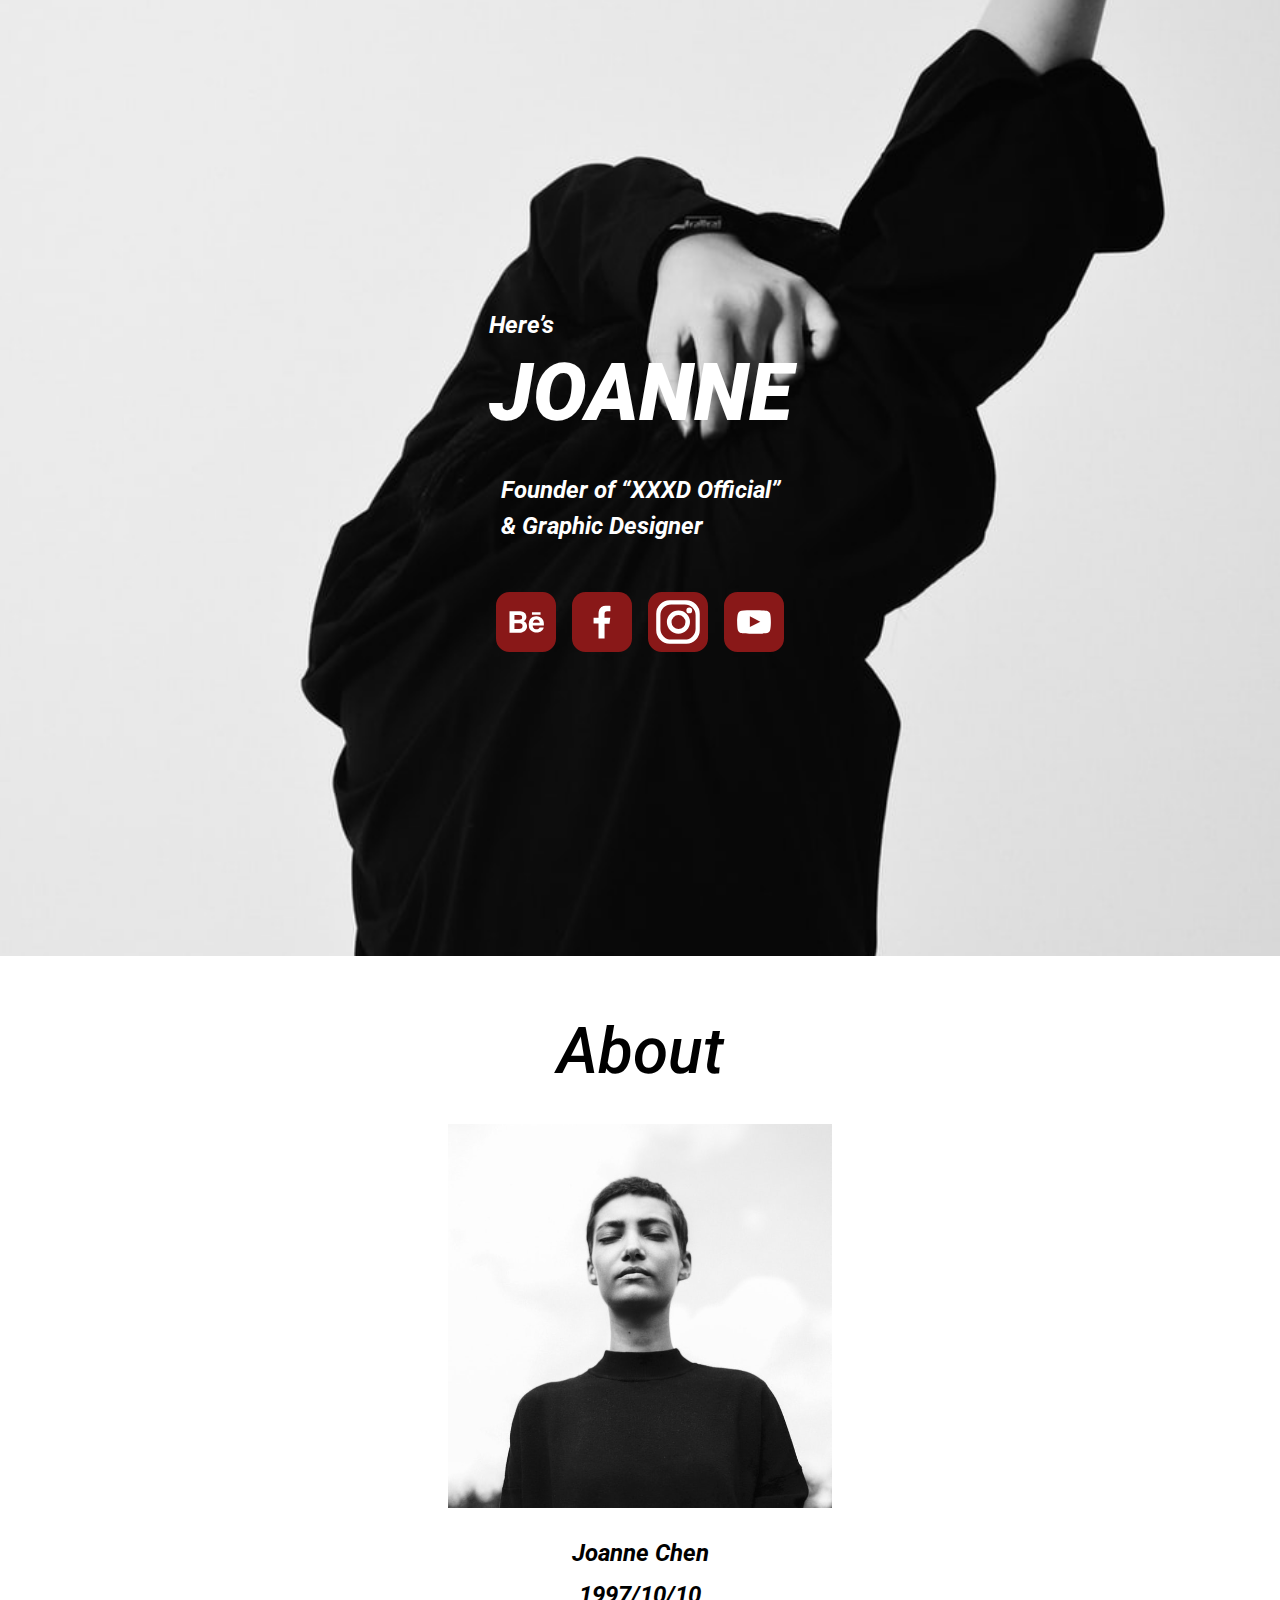
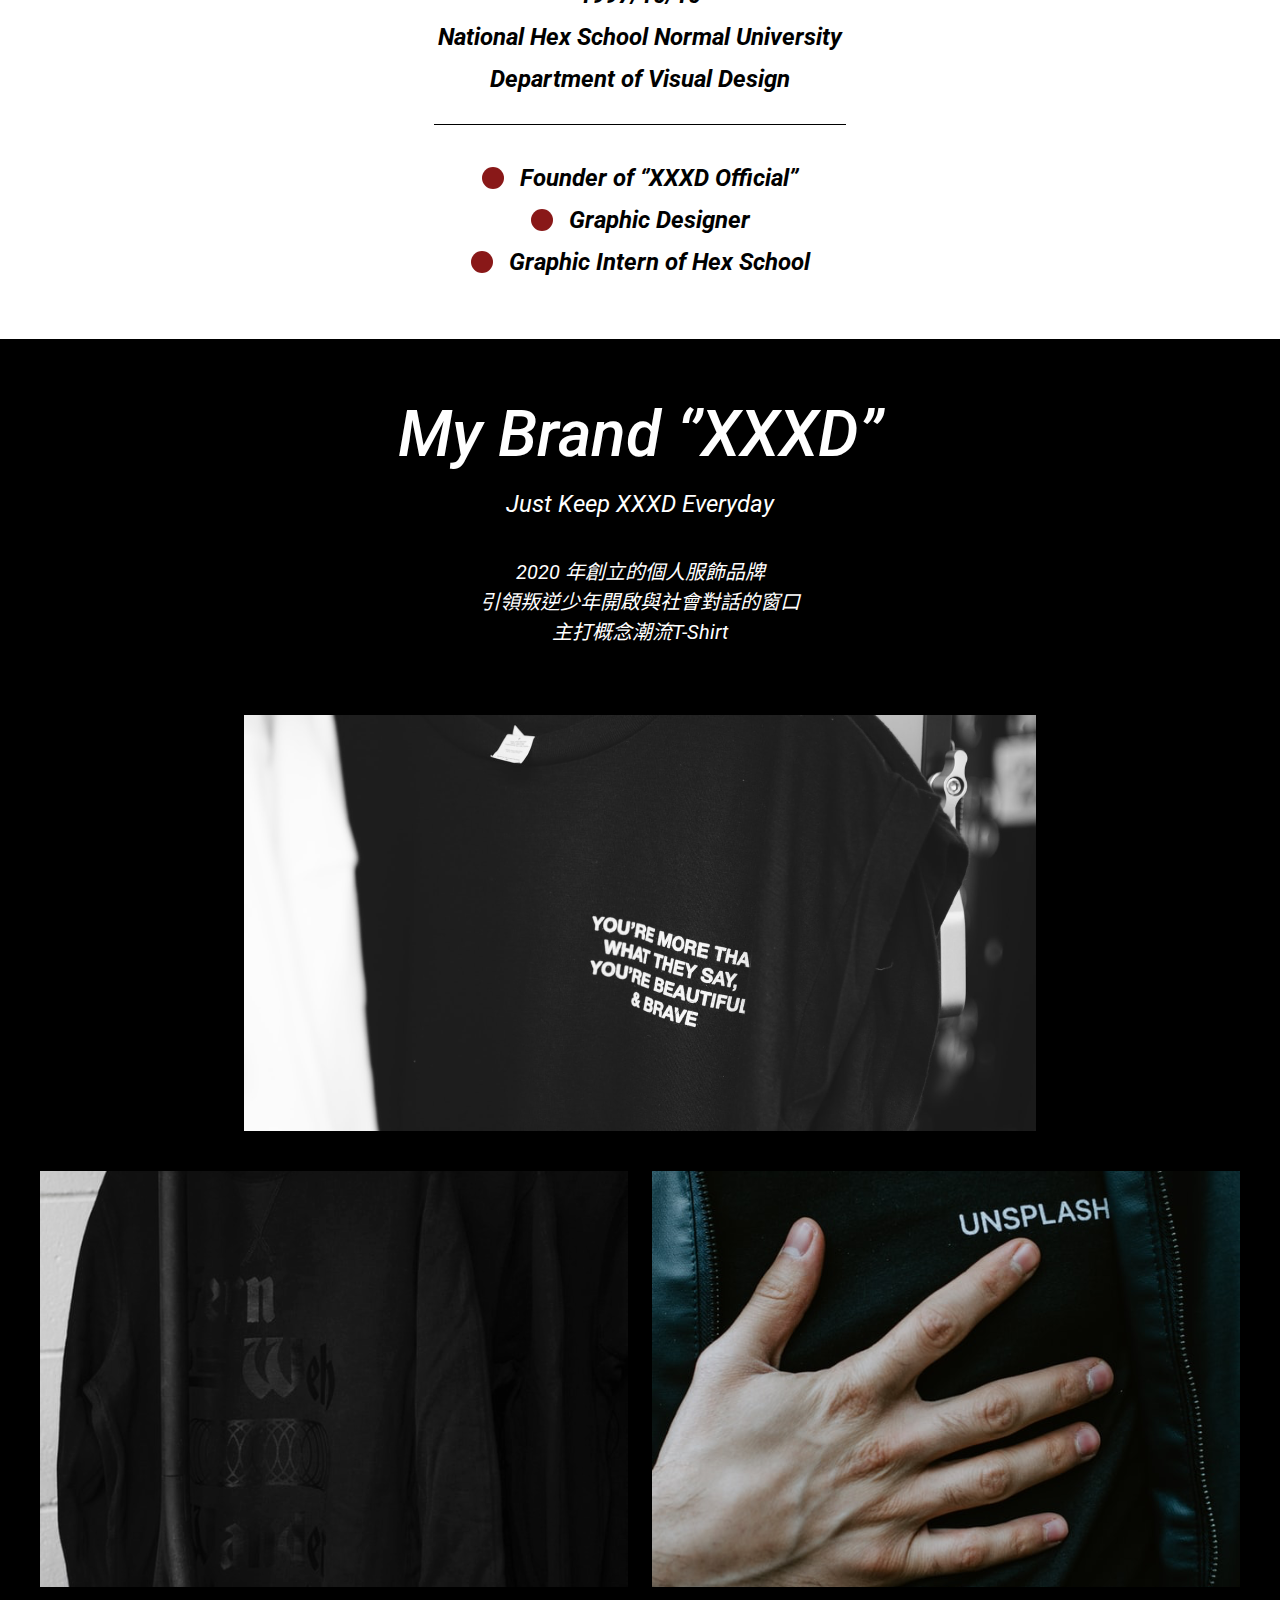
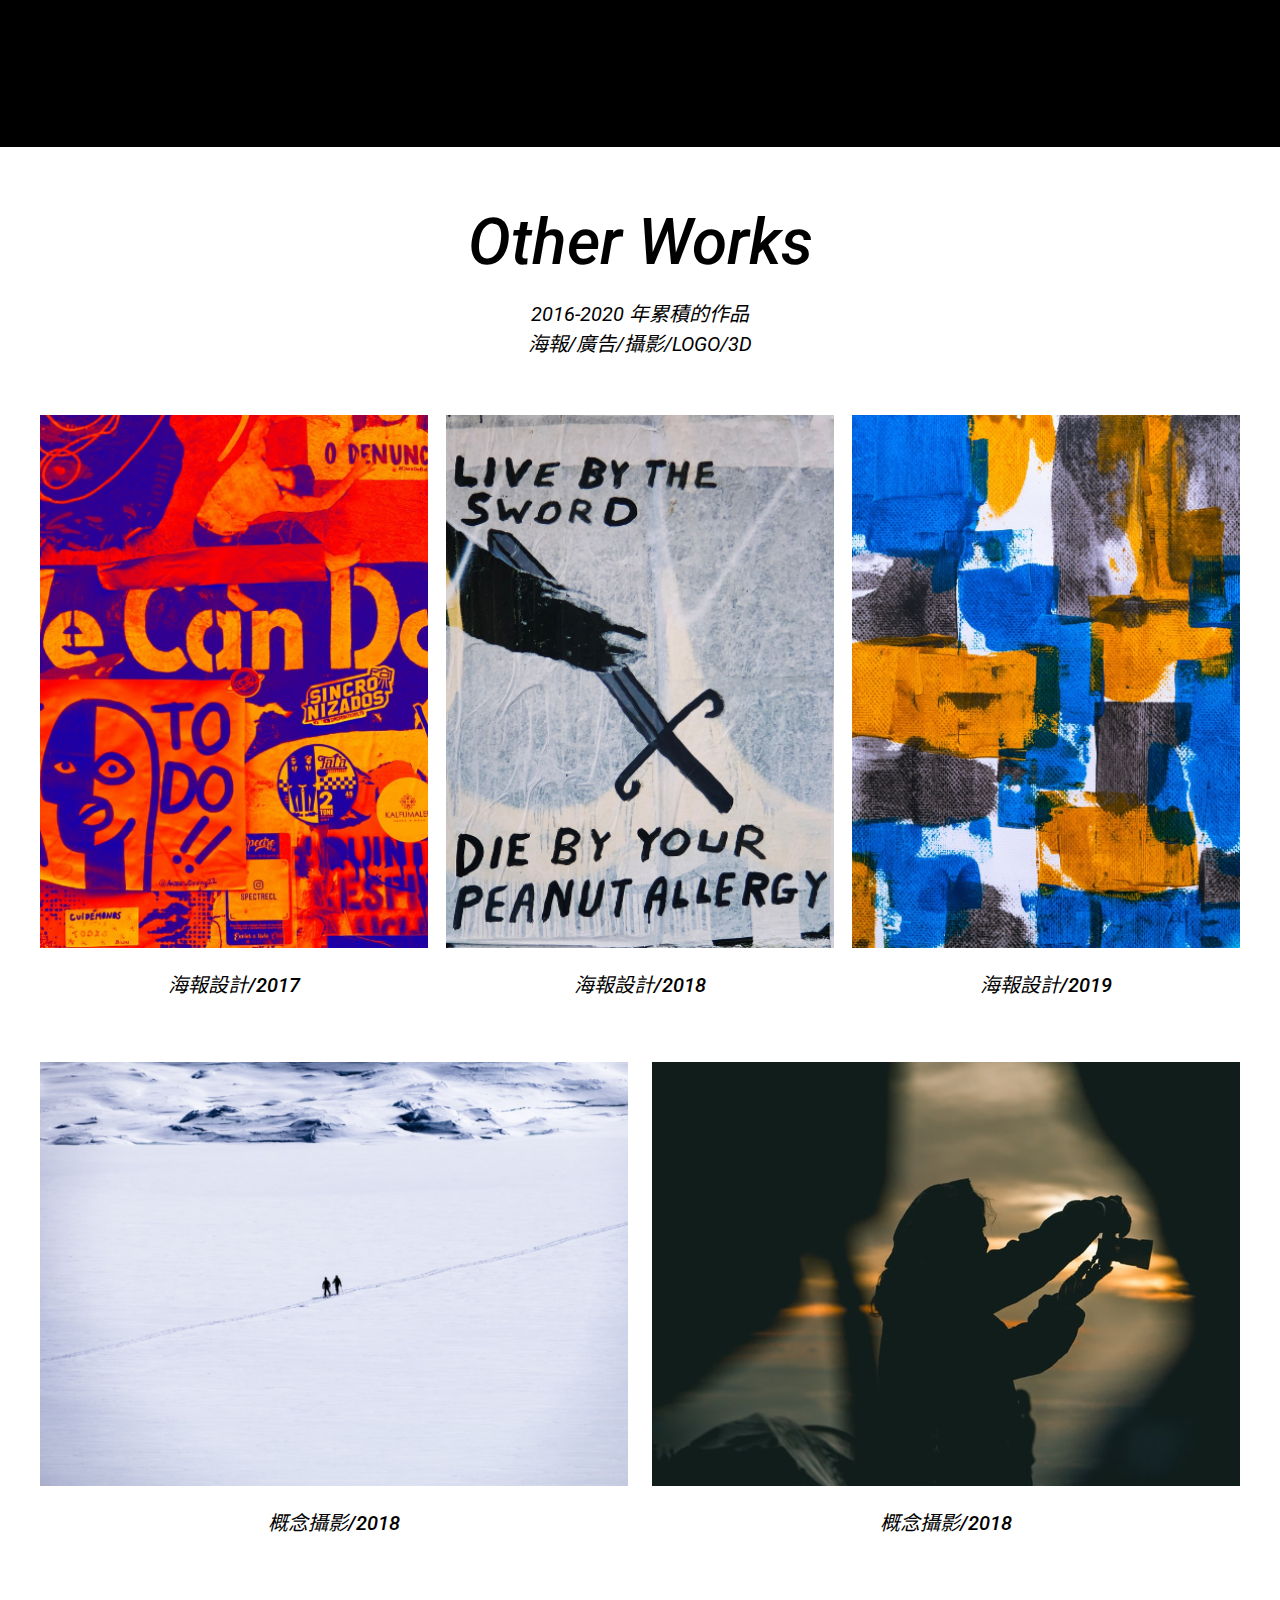
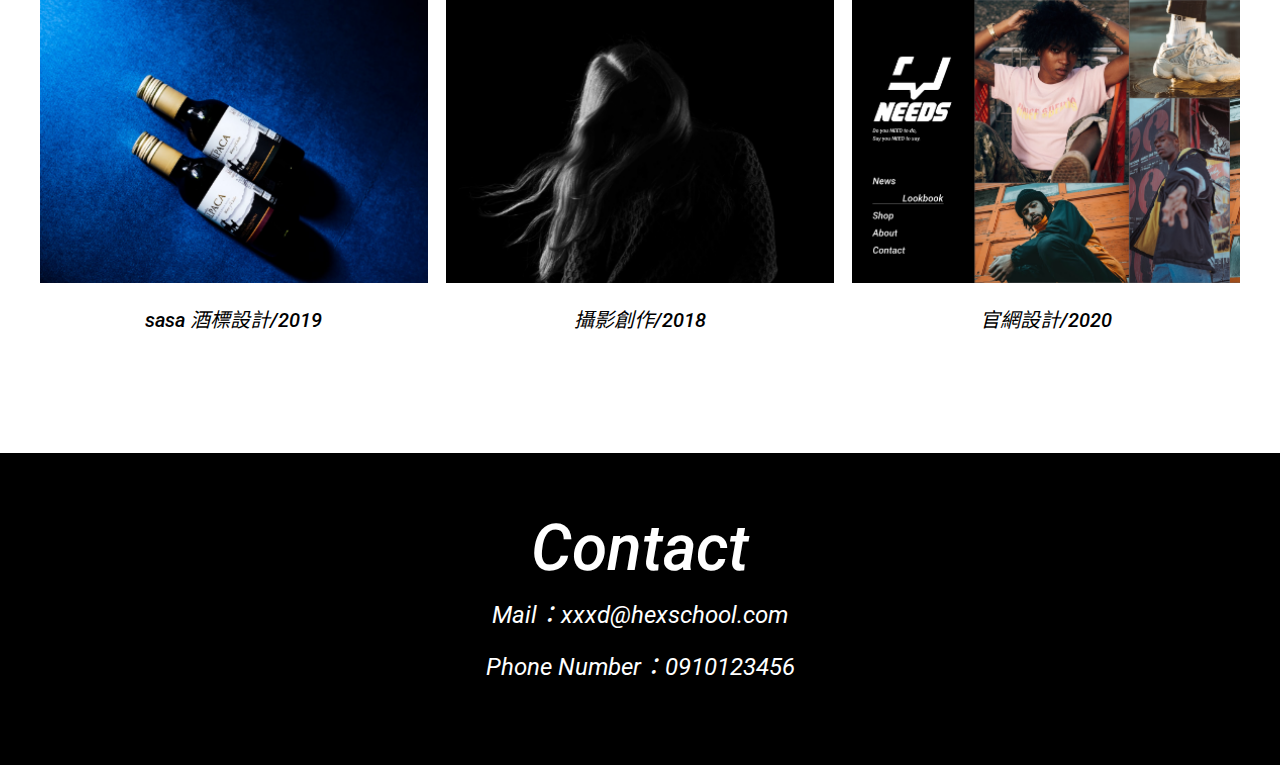
<file: index.html>
<!DOCTYPE html>
<html lang="zh-TW">
  <head>
    <meta charset="utf-8">
    <link rel="canonical" href="https://overactive1988.github.io/lesson2/">
    <meta content="IE=edge,chrome=1" http-equiv="X-UA-Compatible">
    <meta name="viewport" content="width=device-width">
    <title>第二週 - 個人網站 | leolee</title>
    <meta name="keywords" content="">
    <meta name="description" content="六角學院網頁切版直播班作業">
    <meta name="robots" content="index,follow">
    <meta name="format-detection" content="telephone=no">
    <link rel="shortcut icon" href="favicon.ico"><link href="https://fonts.googleapis.com/css2?family=Roboto:ital,wght@1,500;1,700;1,900&display=swap" rel="stylesheet">
    <link rel="stylesheet" href="assets/css/common.min.css">
  </head>
  <body>
    <header class="mv">
      <h1 class="mv__title">
        <p>Here’s</p>JOANNE
      </h1>
      <p class="mv__subtitle">Founder of “XXXD Official’’<br>& Graphic Designer</p>
      <ul class="mv__sns__list">
        <li><a href="https://www.behance.net/" target="_blank"><img class="mv__sns__item" src="assets/images/icon01.svg" alt=""></a></li>
        <li><a href="https://www.facebook.com" target="_blank"><img class="mv__sns__item" src="assets/images/icon02.svg" alt=""></a></li>
        <li><a href="https://www.instagram.com" target="_blank"><img class="mv__sns__item" src="assets/images/icon03.svg" alt=""></a></li>
        <li><a href="https://www.youtube.com" target="_blank"><img class="mv__sns__item" src="assets/images/icon04.svg" alt=""></a></li>
      </ul>
    </header>
    <main>
      <section class="about">
        <div class="contents__wrap">
          <h2 class="section__title">About</h2><img class="about__img" src="assets/images/about_01.png" alt="">
          <div class="about__txt">
            <ul class="about__info">
              <li>Joanne Chen</li>
              <li>1997/10/10</li>
              <li>National Hex School Normal University<br>Department of Visual Design</li>
            </ul>
            <ul class="about__position">
              <li>Founder of ‘’XXXD Official’’</li>
              <li>Graphic Designer</li>
              <li>Graphic Intern of Hex School</li>
            </ul>
          </div>
        </div>
      </section>
      <section class="brand">
        <div class="contents__wrap">
          <h2 class="section__title">My Brand ‘’XXXD’’</h2>
          <div class="brand__txt">
            <p>Just Keep XXXD Everyday</p>
          </div>
          <div class="section__slogn">
            <p>2020 年創立的個人服飾品牌<br>引領叛逆少年開啟與社會對話的窗口<br>主打概念潮流T-Shirt</p>
          </div>
          <ul class="brand__img__wrap">
            <li><img class="brand__img" src="assets/images/brand_01.png"></li>
            <li><img class="brand__img" src="assets/images/brand_02.png"></li>
            <li><img class="brand__img" src="assets/images/brand_03.png"></li>
          </ul>
        </div>
      </section>
      <section class="works">
        <div class="contents__wrap">
          <h2 class="section__title">Other Works</h2>
          <div class="section__slogn">
            <p>2016-2020 年累積的作品<br>海報/廣告/攝影/LOGO/3D</p>
            <ul class="work__img__wrap">
              <li><img class="wrok__img" src="assets/images/wrok_01.png" alt="">
                <p>海報設計/2017</p>
              </li>
              <li><img class="wrok__img" src="assets/images/wrok_02.png" alt="">
                <p>海報設計/2018</p>
              </li>
              <li><img class="wrok__img" src="assets/images/wrok_03.png" alt="">
                <p>海報設計/2019</p>
              </li>
              <li><img class="wrok__img" src="assets/images/wrok_04.png" alt="">
                <p>概念攝影/2018</p>
              </li>
              <li><img class="wrok__img" src="assets/images/wrok_05.png" alt="">
                <p>概念攝影/2018</p>
              </li>
              <li><img class="wrok__img" src="assets/images/wrok_06.png" alt="">
                <p>sasa 酒標設計/2019</p>
              </li>
              <li><img class="wrok__img" src="assets/images/wrok_07.png" alt="">
                <p>攝影創作/2018</p>
              </li>
              <li><img class="wrok__img" src="assets/images/wrok_08.png" alt="">
                <p>官網設計/2020</p>
              </li>
            </ul>
          </div>
        </div>
      </section>
    </main>
    <footer>
      <div class="contents__wrap">
        <h2 class="section__title">Contact</h2>
        <ul class="footer__txt">
          <li><a href="mailto:xxxd@hexschool.com">Mail：xxxd@hexschool.com</a></li>
          <li>Phone Number：0910123456</li>
        </ul>
      </div>
    </footer>
  </body>
</html>
</file>
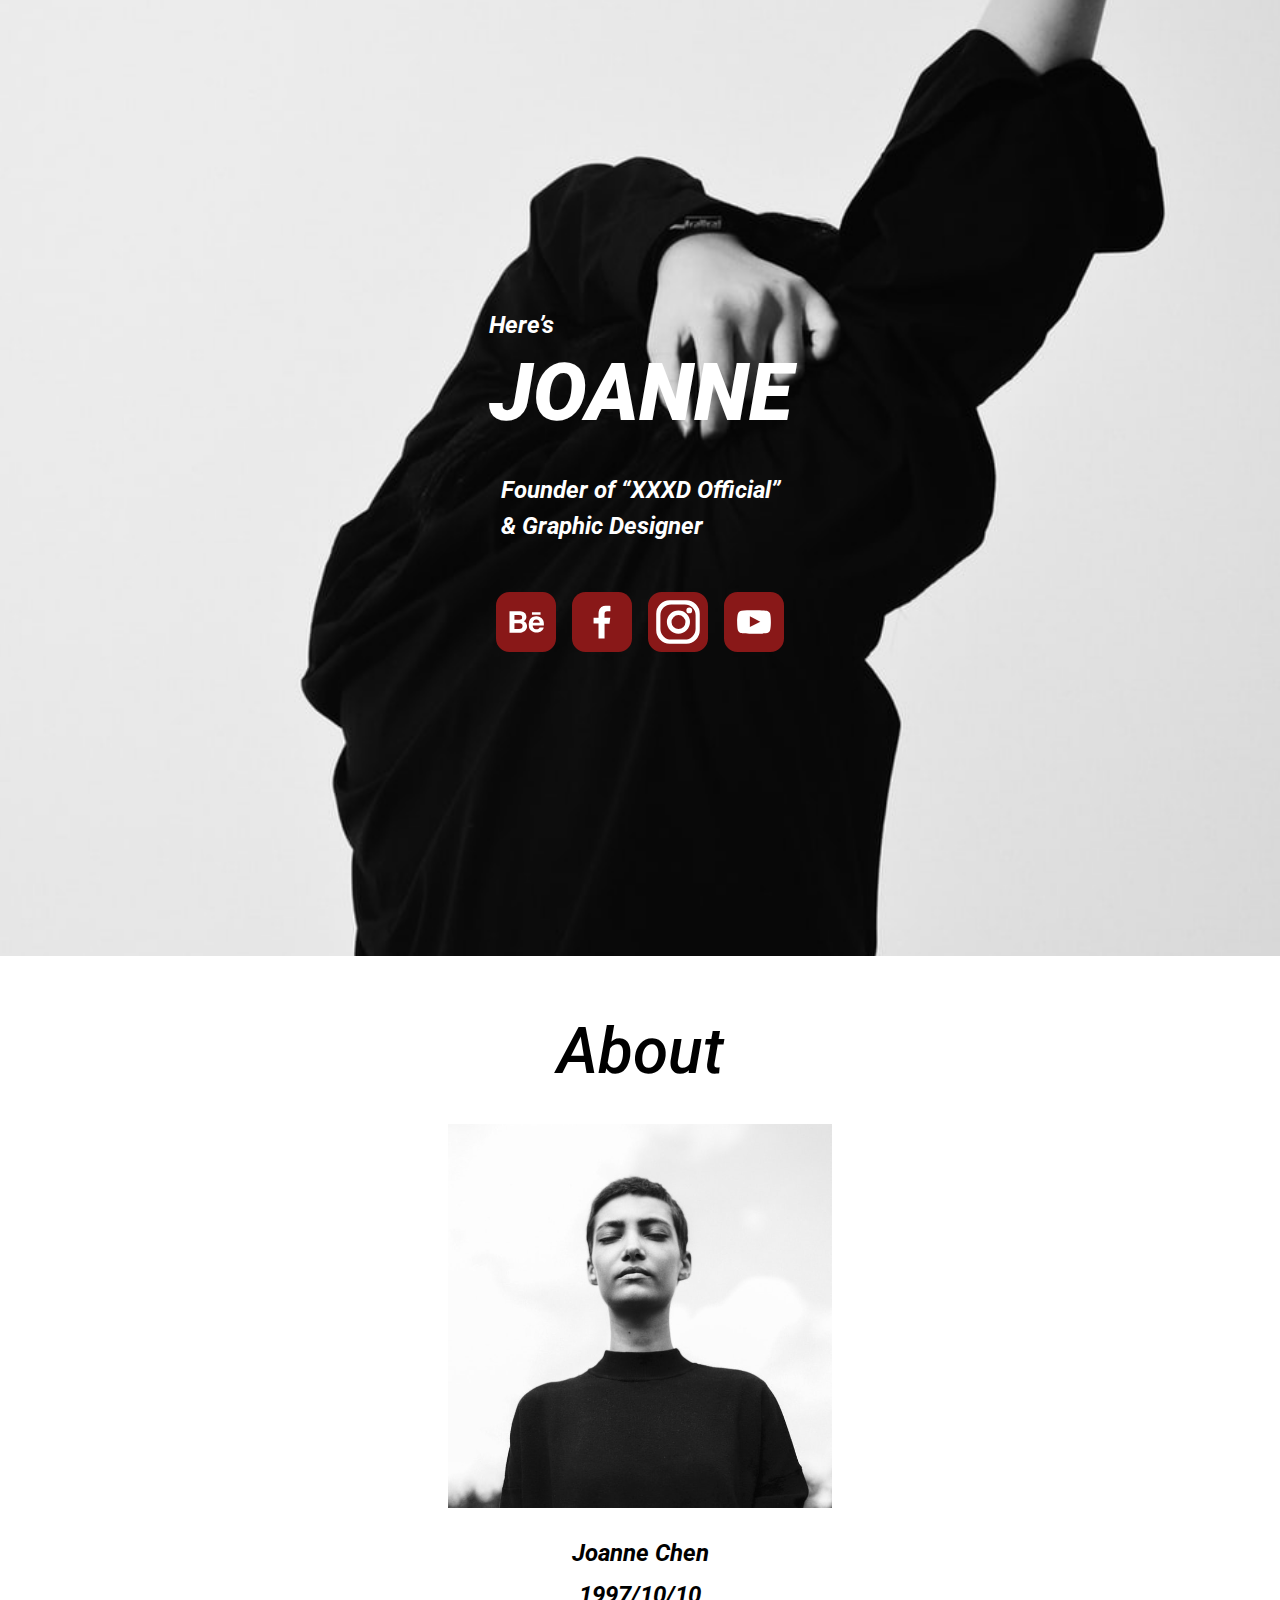
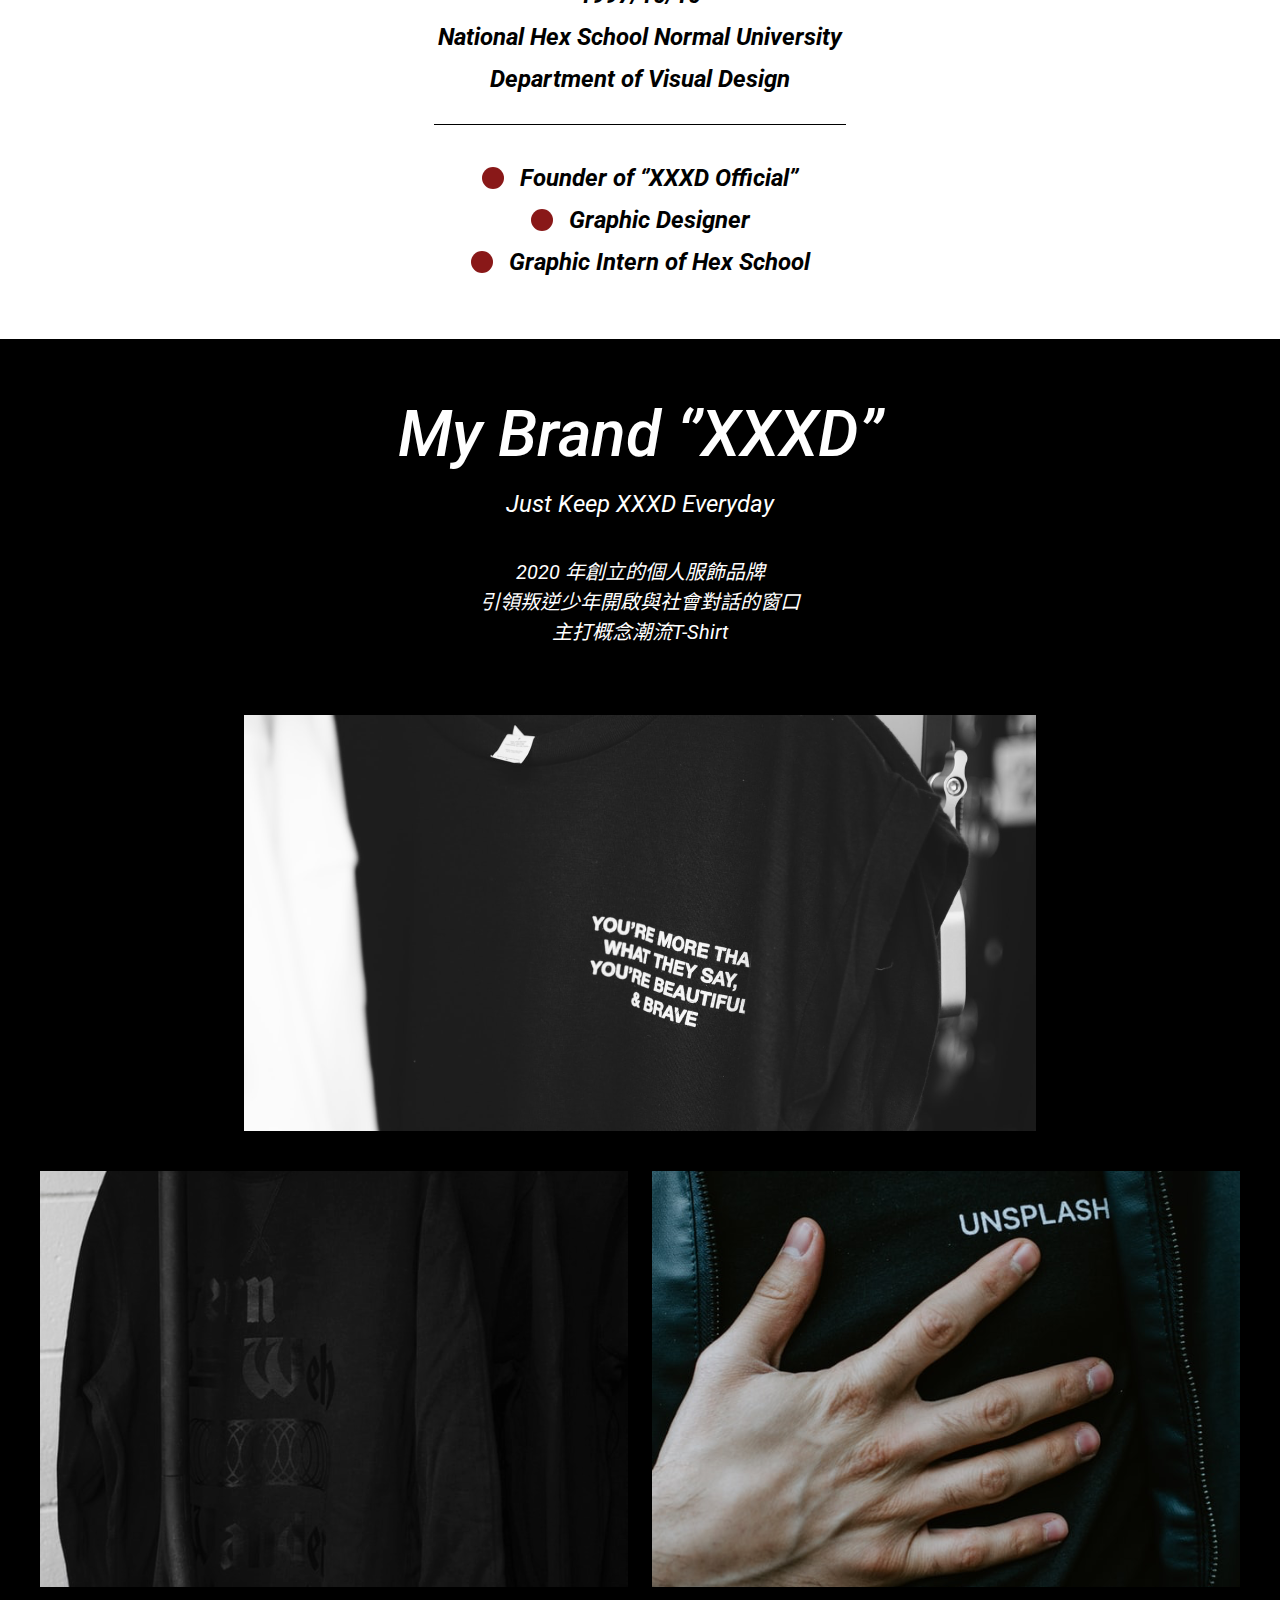
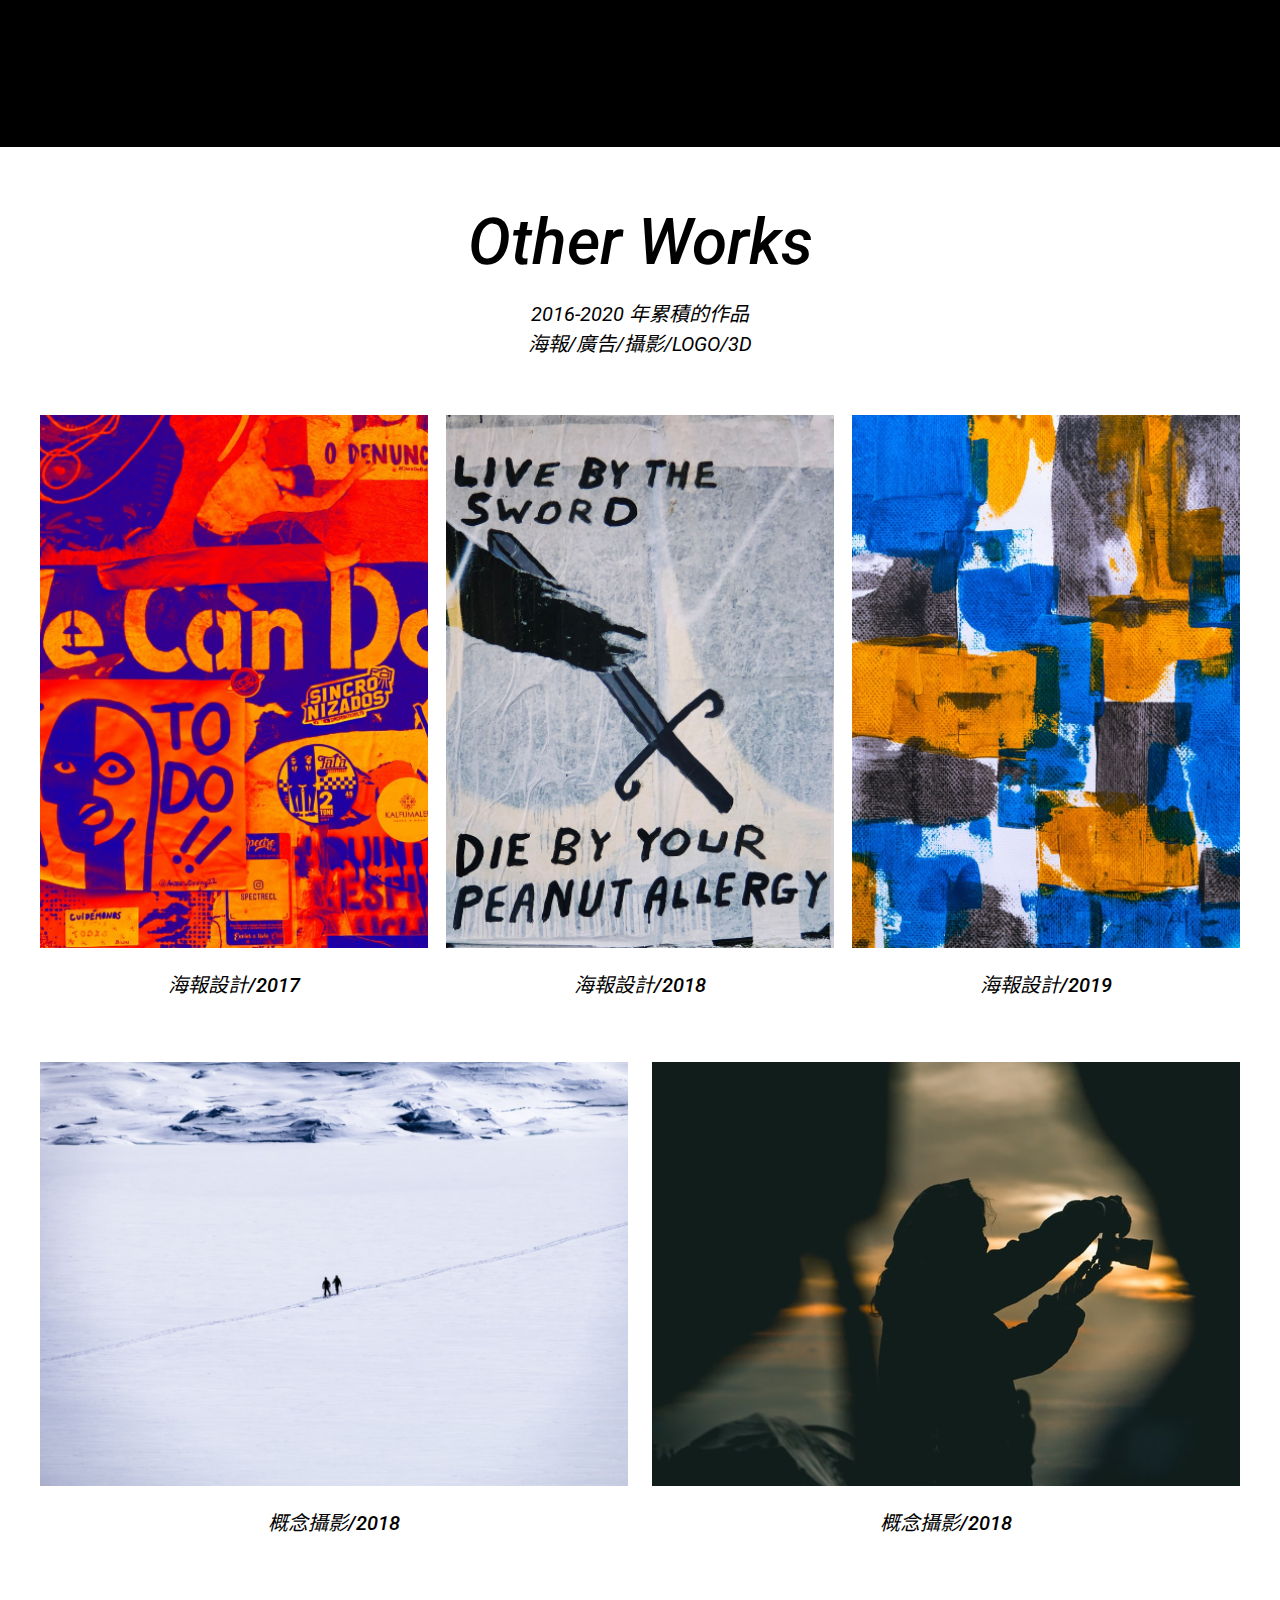
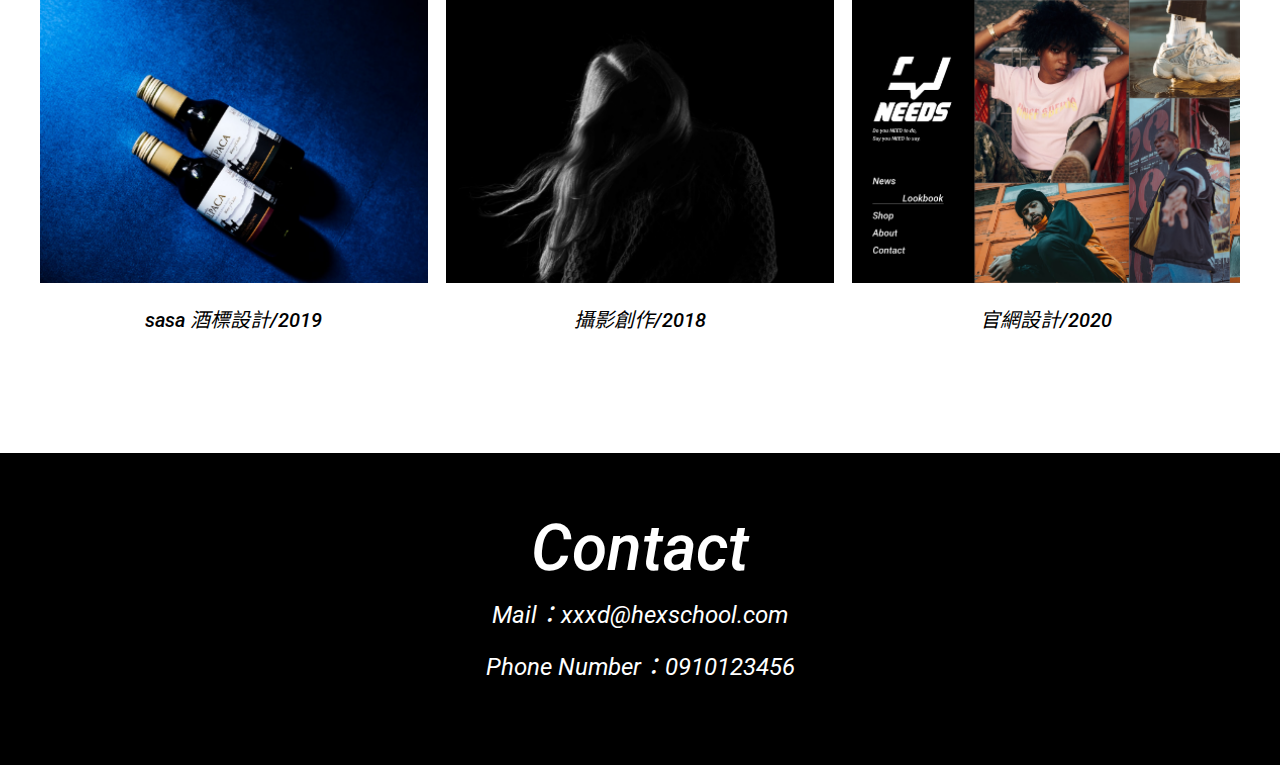
<file: htdocs/index.html>
<!DOCTYPE html>
<html lang="zh-TW">
  <head>
    <meta charset="utf-8">
    <link rel="canonical" href="https://overactive1988.github.io/lesson2/">
    <meta content="IE=edge,chrome=1" http-equiv="X-UA-Compatible">
    <meta name="viewport" content="width=device-width">
    <title>第二週 - 個人網站 | leolee</title>
    <meta name="keywords" content="">
    <meta name="description" content="六角學院網頁切版直播班作業">
    <meta name="robots" content="index,follow">
    <meta name="format-detection" content="telephone=no">
    <link rel="shortcut icon" href="favicon.ico"><link href="https://fonts.googleapis.com/css2?family=Roboto:ital,wght@1,500;1,700;1,900&display=swap" rel="stylesheet">
    <link rel="stylesheet" href="/assets/css/common.min.css">
  </head>
  <body>
    <header class="mv">
      <h1 class="mv__title">
        <p>Here’s</p>JOANNE
      </h1>
      <p class="mv__subtitle">Founder of “XXXD Official’’<br>& Graphic Designer</p>
      <ul class="mv__sns__list">
        <li><a href="https://www.behance.net/" target="_blank"><img class="mv__sns__item" src="/assets/images/icon01.svg" alt=""></a></li>
        <li><a href="https://www.facebook.com" target="_blank"><img class="mv__sns__item" src="/assets/images/icon02.svg" alt=""></a></li>
        <li><a href="https://www.instagram.com" target="_blank"><img class="mv__sns__item" src="/assets/images/icon03.svg" alt=""></a></li>
        <li><a href="https://www.youtube.com" target="_blank"><img class="mv__sns__item" src="/assets/images/icon04.svg" alt=""></a></li>
      </ul>
    </header>
    <main>
      <section class="about">
        <div class="contents__wrap">
          <h2 class="section__title">About</h2><img class="about__img" src="/assets/images/about_01.png" alt="">
          <div class="about__txt">
            <ul class="about__info">
              <li>Joanne Chen</li>
              <li>1997/10/10</li>
              <li>National Hex School Normal University<br>Department of Visual Design</li>
            </ul>
            <ul class="about__position">
              <li>Founder of ‘’XXXD Official’’</li>
              <li>Graphic Designer</li>
              <li>Graphic Intern of Hex School</li>
            </ul>
          </div>
        </div>
      </section>
      <section class="brand">
        <div class="contents__wrap">
          <h2 class="section__title">My Brand ‘’XXXD’’</h2>
          <div class="brand__txt">
            <p>Just Keep XXXD Everyday</p>
          </div>
          <div class="section__slogn">
            <p>2020 年創立的個人服飾品牌<br>引領叛逆少年開啟與社會對話的窗口<br>主打概念潮流T-Shirt</p>
          </div>
          <ul class="brand__img__wrap">
            <li><img class="brand__img" src="/assets/images/brand_01.png"></li>
            <li><img class="brand__img" src="/assets/images/brand_02.png"></li>
            <li><img class="brand__img" src="/assets/images/brand_03.png"></li>
          </ul>
        </div>
      </section>
      <section class="works">
        <div class="contents__wrap">
          <h2 class="section__title">Other Works</h2>
          <div class="section__slogn">
            <p>2016-2020 年累積的作品<br>海報/廣告/攝影/LOGO/3D</p>
            <ul class="work__img__wrap">
              <li><img class="wrok__img" src="/assets/images/wrok_01.png" alt="">
                <p>海報設計/2017</p>
              </li>
              <li><img class="wrok__img" src="/assets/images/wrok_02.png" alt="">
                <p>海報設計/2018</p>
              </li>
              <li><img class="wrok__img" src="/assets/images/wrok_03.png" alt="">
                <p>海報設計/2019</p>
              </li>
              <li><img class="wrok__img" src="/assets/images/wrok_04.png" alt="">
                <p>概念攝影/2018</p>
              </li>
              <li><img class="wrok__img" src="/assets/images/wrok_05.png" alt="">
                <p>概念攝影/2018</p>
              </li>
              <li><img class="wrok__img" src="/assets/images/wrok_06.png" alt="">
                <p>sasa 酒標設計/2019</p>
              </li>
              <li><img class="wrok__img" src="/assets/images/wrok_07.png" alt="">
                <p>攝影創作/2018</p>
              </li>
              <li><img class="wrok__img" src="/assets/images/wrok_08.png" alt="">
                <p>官網設計/2020</p>
              </li>
            </ul>
          </div>
        </div>
      </section>
    </main>
    <footer>
      <div class="contents__wrap">
        <h2 class="section__title">Contact</h2>
        <ul class="footer__txt">
          <li><a href="mailto:xxxd@hexschool.com">Mail：xxxd@hexschool.com</a></li>
          <li>Phone Number：0910123456</li>
        </ul>
      </div>
    </footer>
  </body>
</html>
</file>
<file: assets/css/common.min.css>
abbr,address,article,aside,audio,b,blockquote,body,canvas,caption,cite,code,dd,del,details,dfn,div,dl,dt,em,fieldset,figcaption,figure,footer,form,h1,h2,h3,h4,h5,h6,header,hgroup,html,i,iframe,img,ins,kbd,label,legend,li,mark,menu,nav,object,ol,p,pre,q,samp,section,small,span,strong,sub,summary,sup,table,tbody,td,tfoot,th,thead,time,tr,ul,var,video{margin:0;padding:0;font-size:100%;vertical-align:baseline;list-style:none;background:transparent;border:0;outline:0}body{line-height:1}article,aside,details,figcaption,figure,footer,header,hgroup,menu,nav,section{display:block}nav ul{list-style:none}blockquote,q{quotes:none}blockquote:after,blockquote:before,q:after,q:before{content:"";content:none}a{margin:0;padding:0;font-size:100%;vertical-align:baseline;background:transparent}ins{text-decoration:none}ins,mark{color:#000;background-color:#ff9}mark{font-weight:700;font-style:italic}del{text-decoration:line-through}abbr[title],dfn[title]{border-bottom:1px dotted;cursor:help}table{border-collapse:collapse;border-spacing:0}hr{display:block;height:1px;margin:1em 0;padding:0;border:0;border-top:1px solid #ccc}input,select{vertical-align:middle}html{font-size:10px}body{font-family:Roboto,sans-serif;font-style:italic}a{opacity:1;-webkit-transition:opacity .3s;-o-transition:opacity .3s;transition:opacity .3s}a:hover{opacity:.8}img{display:block;max-width:100%}.mv{display:-webkit-box;display:-webkit-flex;display:-ms-flexbox;display:flex;-webkit-box-orient:vertical;-webkit-box-direction:normal;-webkit-flex-direction:column;-ms-flex-direction:column;flex-direction:column;-webkit-box-align:center;-webkit-align-items:center;-ms-flex-align:center;align-items:center;-webkit-box-pack:center;-webkit-justify-content:center;-ms-flex-pack:center;justify-content:center;height:956px;background:url(/assets/images/mv_bg.png) top no-repeat;background-size:cover;-webkit-transition:height .3s;-o-transition:height .3s;transition:height .3s}.mv__title{padding-bottom:3.2rem;color:#fff;font-weight:900;font-size:8rem;line-height:9.4rem;-webkit-transition:font-size .3s;-o-transition:font-size .3s;transition:font-size .3s}.mv__title p{line-height:4.2rem}.mv__subtitle,.mv__title p{font-weight:700;font-size:2.4rem}.mv__subtitle{padding-bottom:4.8rem;color:#fff;line-height:3.6rem}.mv__sns__list{display:-webkit-box;display:-webkit-flex;display:-ms-flexbox;display:flex;margin:-8px}.mv__sns__item{width:60px;height:60px;padding:8px}section:nth-child(2n){color:#fff;background:#000}.contents__wrap{max-width:1200px;margin:0 auto;padding:6.4rem 2vw 5.6rem;text-align:center}.section__title{font-weight:500;font-size:6.4rem}.section__slogn{padding-top:2.4rem;font-size:2rem;line-height:3rem}.about__img{margin:0 auto;padding-top:4rem}.about__txt{max-width:412px;margin:0 auto;padding-top:2.4rem}.about__info{padding-bottom:2.4rem;text-align:center}.about__info li,.about__position{font-weight:700;font-size:2.4rem;line-height:4.2rem}.about__position{position:relative;padding-top:3.2rem;border-top:1px solid #000}.about__position li{display:-webkit-box;display:-webkit-flex;display:-ms-flexbox;display:flex;-webkit-box-align:center;-webkit-align-items:center;-ms-flex-align:center;align-items:center;-webkit-box-pack:center;-webkit-justify-content:center;-ms-flex-pack:center;justify-content:center}.about__position li:before{width:22px;height:22px;margin-right:1.6rem;background:#891818;border-radius:999rem;content:""}.brand__txt{padding-top:1.6rem;padding-bottom:.8rem;font-size:2.4rem;line-height:4.2rem}.brand__img__wrap{display:-webkit-box;display:-webkit-flex;display:-ms-flexbox;display:flex;-webkit-flex-flow:wrap;-ms-flex-flow:wrap;flex-flow:wrap;-webkit-box-pack:justify;-webkit-justify-content:space-between;-ms-flex-pack:justify;justify-content:space-between;padding-top:6.8rem;padding-bottom:10.4rem}.brand__img__wrap li{padding-bottom:4rem}.brand__img__wrap li:first-child{margin:0 auto}.brand__img__wrap li:nth-child(n+2){width:calc(50% - 12px);padding-bottom:0}.work__img__wrap{display:-webkit-box;display:-webkit-flex;display:-ms-flexbox;display:flex;-webkit-flex-wrap:wrap;-ms-flex-wrap:wrap;flex-wrap:wrap;-webkit-box-pack:justify;-webkit-justify-content:space-between;-ms-flex-pack:justify;justify-content:space-between;padding-top:5.6rem}.work__img__wrap li{padding-bottom:5.6rem}.work__img__wrap li:nth-child(-n+3){width:calc(33.33333% - 12px)}.work__img__wrap li:nth-child(n+4){width:calc(50% - 12px)}.work__img__wrap li:nth-child(n+6){width:calc(33.33333% - 12px)}.work__img__wrap img{width:100%}.work__img__wrap p{padding-top:1.6rem;font-weight:500;font-size:2rem;line-height:4.2rem}footer{padding-bottom:2.4rem;color:#fff;background:#000}.footer__txt{font-size:2.4rem;line-height:3.6rem}.footer__txt li{padding-top:1.6rem}.footer__txt li a{color:#fff;text-decoration:none}@media only screen and (min-width:0px) and (max-width:767px){.mv{height:600px}.mv__title{font-size:7rem}.mv__subtitle{font-size:2rem}.contents__wrap{padding-top:4.2rem;padding-bottom:3rem}.section__title{font-size:4.4rem}.section__slogn{font-size:1.8rem}.about__info li{font-size:2rem}.about__position{font-size:1.8rem}.brand__img__wrap{padding-bottom:0}.work__img__wrap{padding-top:3rem}.work__img__wrap li{padding-bottom:1.6rem}.work__img__wrap p{font-size:1.6rem;line-height:1.5}}
/*# sourceMappingURL=common.min.css.map */
</file>
